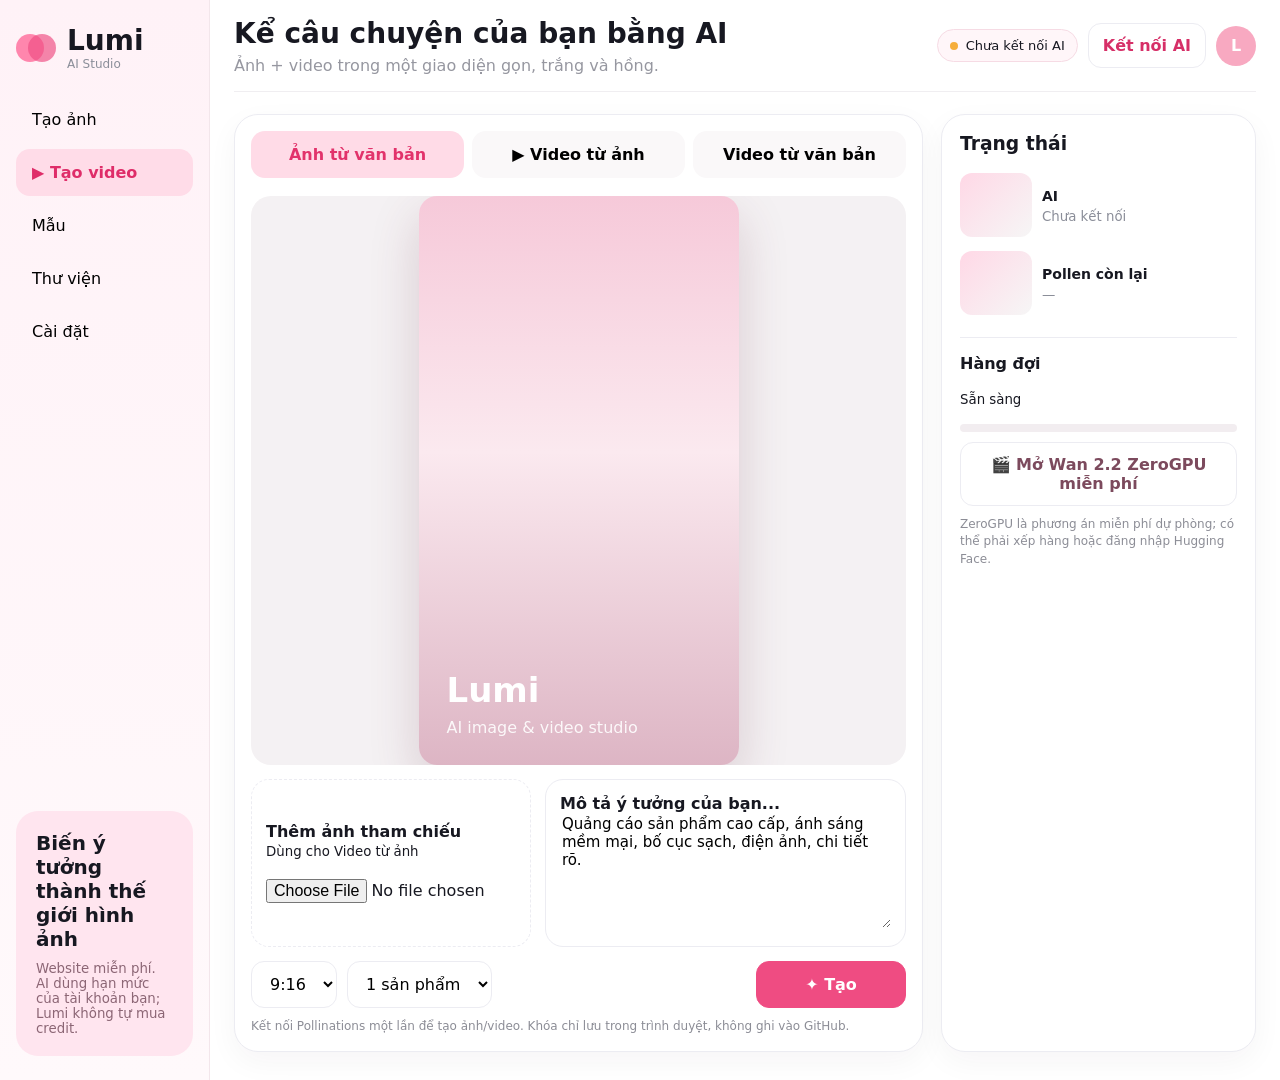
<file: index.html>
<!doctype html>
<html lang="vi">
<head>
<meta charset="utf-8"/>
<meta name="viewport" content="width=device-width,initial-scale=1"/>
<title>Lumi — AI Studio</title>
<style>
:root{--p:#ef4c82;--p2:#ff88ad;--ps:#fff1f6;--t:#171821;--m:#8b8e99;--l:#ececf2;--ok:#20a765}
*{box-sizing:border-box}body{margin:0;font-family:Inter,system-ui,-apple-system,Segoe UI,sans-serif;color:var(--t);background:#fff}
button,select,textarea,input{font:inherit}.shell{min-height:100vh;display:grid;grid-template-columns:210px 1fr}
.side{background:linear-gradient(#fff2f7,#fff9fb);border-right:1px solid #f3e6eb;padding:24px 16px;display:flex;flex-direction:column;gap:22px}
.brand{display:flex;align-items:center;gap:11px;font-weight:800;font-size:28px}.logo{width:40px;height:30px;position:relative}.logo:before,.logo:after{content:"";position:absolute;width:28px;height:28px;border-radius:18px;background:#ff86ad;top:1px}.logo:after{left:12px;background:#ef4c82aa}
.sub{font-size:12px;color:var(--m);font-weight:500}.nav button{width:100%;border:0;background:transparent;padding:14px 16px;border-radius:14px;text-align:left;font-size:16px;margin:3px 0;cursor:pointer}.nav button.on{background:#ffdce8;color:#df2d69;font-weight:700}
.card{margin-top:auto;background:#ffe5ef;border-radius:22px;padding:20px;min-height:190px;display:flex;flex-direction:column;justify-content:flex-end}.card b{font-size:20px}.card small{color:#8c6675;margin-top:10px}
.main{padding:0 24px 28px;min-width:0}.top{min-height:92px;display:flex;gap:16px;align-items:center;justify-content:space-between;border-bottom:1px solid #f0eef1}.top h1{font-size:28px;margin:0}.top p{margin:6px 0 0;color:#9697a0}.user{display:flex;align-items:center;gap:10px;flex-wrap:wrap;justify-content:flex-end}.av{width:40px;height:40px;border-radius:50%;background:#f8a9c1;display:grid;place-items:center;color:white;font-weight:800}
.grid{display:grid;grid-template-columns:minmax(0,1fr) 315px;gap:18px;margin-top:22px}.panel,.history{border:1px solid var(--l);border-radius:24px;background:#fff;box-shadow:0 10px 30px #35222a0b}.panel{padding:16px;min-width:0}
.tabs{display:grid;grid-template-columns:repeat(3,1fr);gap:8px;max-width:660px;margin:auto}.tabs button{border:0;background:#faf8f9;padding:14px;border-radius:14px;font-weight:700;cursor:pointer}.tabs .on{background:#ffdbe7;color:#e2326b}
.preview{margin-top:18px;background:#f4f1f3;border-radius:20px;min-height:520px;display:grid;place-items:center;overflow:hidden;position:relative}
.poster{width:42%;min-width:320px;aspect-ratio:9/16;border-radius:18px;background:linear-gradient(180deg,#f6c9d9,#fbe9ef 45%,#ddb5c4);display:flex;align-items:end;padding:28px;color:white;box-shadow:0 20px 50px #6d314633}.poster h2{font-size:34px;margin:0 0 8px}.poster p{margin:0;opacity:.9}
.preview img,.preview video{max-width:100%;max-height:520px;border-radius:18px;display:block;box-shadow:0 20px 50px #6d314622;background:#111}
.loading{display:none;text-align:center;color:#6c6268}.spin{width:44px;height:44px;border:4px solid #f9cada;border-top-color:var(--p);border-radius:50%;animation:s 1s linear infinite;margin:0 auto 14px}@keyframes s{to{transform:rotate(360deg)}}
.form{display:grid;grid-template-columns:280px 1fr;gap:14px;margin-top:14px}.upload,.prompt{border:1px solid var(--l);border-radius:18px;padding:14px}.upload{display:grid;place-items:center;min-height:150px;border-style:dashed}.upload input{max-width:100%}.prompt textarea{width:100%;min-height:115px;border:0;resize:vertical;outline:0;font-size:15px}
.controls{display:flex;gap:10px;flex-wrap:wrap;margin-top:14px}.controls select,.controls button,.connect,.freebtn{border:1px solid var(--l);background:white;border-radius:13px;padding:12px 14px;cursor:pointer}.controls .go{margin-left:auto;background:var(--p);color:white;border-color:var(--p);font-weight:800;min-width:150px}
.history{padding:18px}.history h3{margin-top:0}.item{display:grid;grid-template-columns:72px 1fr;gap:10px;align-items:center;margin:14px 0}.thumb{height:64px;border-radius:12px;background:linear-gradient(135deg,#ffd8e6,#f6f6f6)}.item b{font-size:14px}.item small{display:block;color:var(--m);margin-top:4px}.queue{margin-top:22px;border-top:1px solid var(--l);padding-top:16px}.bar{height:8px;background:#f2edf0;border-radius:99px;overflow:hidden}.bar i{display:block;height:100%;width:0;background:var(--p);transition:.3s}
.badge{display:inline-flex;align-items:center;gap:8px;padding:8px 12px;border-radius:999px;background:#fff6f9;border:1px solid #f6dbe4;font-size:13px}.dot{width:8px;height:8px;border-radius:50%;background:#f6ae3b}.dot.ok{background:var(--ok)}
.connect{background:#fff;color:#d62f67;font-weight:700}.connect.connected{color:#178652;border-color:#ccebdc;background:#f4fff9}.freebtn{width:100%;margin-top:10px;color:#7c4a5d;font-weight:700}
.note{font-size:12px;color:#8c8d96;margin:10px 0 0;line-height:1.45}.toast{position:fixed;right:22px;bottom:22px;background:#201d20;color:white;padding:12px 16px;border-radius:12px;display:none;z-index:9;max-width:360px}.actions{position:absolute;right:14px;bottom:14px;display:none;gap:8px}.actions a{background:#fff;color:#222;text-decoration:none;border-radius:12px;padding:9px 12px;font-size:13px;font-weight:700;box-shadow:0 5px 20px #0002}
@media(max-width:980px){.shell{grid-template-columns:1fr}.side{display:none}.grid{grid-template-columns:1fr}.history{order:2}.form{grid-template-columns:1fr}.poster{width:58%}}@media(max-width:620px){.main{padding:0 12px 20px}.top{padding:14px 0;align-items:flex-start}.top h1{font-size:20px}.top p{font-size:12px}.user{gap:6px}.grid{margin-top:12px}.tabs{grid-template-columns:1fr}.preview{min-height:430px}.poster{width:78%;min-width:0}.controls .go{width:100%;margin-left:0}.badge{display:none}}
</style>
</head>
<body>
<div class="shell">
<aside class="side">
<div class="brand"><div class="logo"></div><div>Lumi<div class="sub">AI Studio</div></div></div>
<div class="nav"><button>Tạo ảnh</button><button class="on">▶ Tạo video</button><button>Mẫu</button><button>Thư viện</button><button>Cài đặt</button></div>
<div class="card"><b>Biến ý tưởng thành thế giới hình ảnh</b><small>Website miễn phí. AI dùng hạn mức của tài khoản bạn; Lumi không tự mua credit.</small></div>
</aside>
<main class="main">
<header class="top">
<div><h1>Kể câu chuyện của bạn bằng AI</h1><p>Ảnh + video trong một giao diện gọn, trắng và hồng.</p></div>
<div class="user">
<span class="badge"><span class="dot" id="statusDot"></span><span id="statusText">Chưa kết nối AI</span></span>
<button class="connect" id="connectBtn">Kết nối AI</button>
<div class="av">L</div>
</div>
</header>
<section class="grid">
<div class="panel">
<div class="tabs"><button class="on" data-mode="image">Ảnh từ văn bản</button><button data-mode="i2v">▶ Video từ ảnh</button><button data-mode="t2v">Video từ văn bản</button></div>
<div class="preview" id="preview">
<div class="poster" id="poster"><div><h2>Lumi</h2><p>AI image & video studio</p></div></div>
<div class="loading" id="loading"><div class="spin"></div><b id="loadingTitle">Đang tạo...</b><p class="note" id="loadingNote">Có thể mất một lúc.</p></div>
<div class="actions" id="actions"><a id="downloadLink" download>⬇ Tải xuống</a></div>
</div>
<div class="form">
<label class="upload"><div><b>Thêm ảnh tham chiếu</b><br/><small>Dùng cho Video từ ảnh</small><br/><br/><input id="file" type="file" accept="image/*"/></div></label>
<div class="prompt"><b>Mô tả ý tưởng của bạn...</b><textarea id="prompt">Quảng cáo sản phẩm cao cấp, ánh sáng mềm mại, bố cục sạch, điện ảnh, chi tiết rõ.</textarea></div>
</div>
<div class="controls">
<select id="ratio"><option>9:16</option><option>16:9</option><option>1:1</option></select>
<select id="dur" style="display:none"><option value="5">5s</option></select>
<select id="batch"><option value="1">1 sản phẩm</option><option value="2">2 sản phẩm</option><option value="4">4 sản phẩm</option></select>
<select id="model" style="display:none"><option value="wan-fast">Wan Fast</option><option value="wan">Wan</option></select>
<button id="go" class="go">✦ Tạo</button>
</div>
<p class="note" id="costNote">Kết nối Pollinations một lần để tạo ảnh/video. Khóa chỉ lưu trong trình duyệt, không ghi vào GitHub.</p>
</div>
<aside class="history">
<h3>Trạng thái</h3>
<div class="item"><div class="thumb"></div><div><b>AI</b><small id="aiState">Chưa kết nối</small></div></div>
<div class="item"><div class="thumb"></div><div><b>Pollen còn lại</b><small id="balance">—</small></div></div>
<div class="queue"><b>Hàng đợi</b><p id="state"><small>Sẵn sàng</small></p><div class="bar"><i id="bar"></i></div></div>
<button class="freebtn" id="hfBtn">🎬 Mở Wan 2.2 ZeroGPU miễn phí</button>
<p class="note">ZeroGPU là phương án miễn phí dự phòng; có thể phải xếp hàng hoặc đăng nhập Hugging Face.</p>
</aside>
</section>
</main>
</div>
<div class="toast" id="toast"></div>
<script>
let mode='image', currentObjectUrl=null;
const $=id=>document.getElementById(id);
const toast=s=>{const t=$('toast');t.textContent=s;t.style.display='block';setTimeout(()=>t.style.display='none',4000)};
function setBusy(on,title,note){$('poster').style.display=on?'none':($('preview').querySelector('img,video')?'none':'flex');$('loading').style.display=on?'block':'none';$('loadingTitle').textContent=title||'Đang tạo...';$('loadingNote').textContent=note||'Có thể mất một lúc.';$('go').disabled=on;$('bar').style.width=on?'45%':'0'}
function clearResult(){document.querySelectorAll('#preview img,#preview video').forEach(x=>x.remove());$('actions').style.display='none';if(currentObjectUrl){URL.revokeObjectURL(currentObjectUrl);currentObjectUrl=null}}
function showBlob(blob,type){clearResult();currentObjectUrl=URL.createObjectURL(blob);let el;if(type.startsWith('video')){el=document.createElement('video');el.controls=true;el.autoplay=true;el.loop=true}else{el=document.createElement('img')}el.src=currentObjectUrl;$('preview').appendChild(el);$('downloadLink').href=currentObjectUrl;$('downloadLink').download=type.startsWith('video')?'lumi-video.mp4':'lumi-image.jpg';$('actions').style.display='flex';$('poster').style.display='none'}
function token(){return localStorage.getItem('lumi_pollinations_key')||''}
function setConnected(){const yes=!!token();$('connectBtn').textContent=yes?'✓ AI đã kết nối':'Kết nối AI';$('connectBtn').classList.toggle('connected',yes);$('statusDot').classList.toggle('ok',yes);$('statusText').textContent=yes?'AI đã kết nối':'Chưa kết nối AI';$('aiState').textContent=yes?'Sẵn sàng':'Chưa kết nối';if(yes)refreshBalance();else $('balance').textContent='—'}
async function refreshBalance(){try{const r=await fetch('https://gen.pollinations.ai/account/balance',{headers:{Authorization:'Bearer '+token()}});if(!r.ok)throw 0;const j=await r.json();$('balance').textContent=(j.balance??'—')+' Pollen'}catch{$('balance').textContent='Không đọc được'}}
const params=new URLSearchParams(location.hash.slice(1));const returned=params.get('api_key');if(returned){localStorage.setItem('lumi_pollinations_key',returned);history.replaceState(null,'',location.pathname+location.search);toast('Đã kết nối AI.');}
$('connectBtn').onclick=()=>{if(token()){if(confirm('Ngắt kết nối AI khỏi Lumi?')){localStorage.removeItem('lumi_pollinations_key');setConnected()}return}const redirect=location.href.split('#')[0];const u='https://enter.pollinations.ai/authorize?redirect_uri='+encodeURIComponent(redirect)+'&models='+encodeURIComponent('flux,wan-fast,wan')+'&expiry=7&budget=0.5';location.href=u}
$('hfBtn').onclick=()=>window.open('https://huggingface.co/spaces/zerogpu-aoti/wan2-2-fp8da-aoti-faster','_blank');
document.querySelectorAll('.tabs button').forEach(b=>b.onclick=()=>{document.querySelectorAll('.tabs button').forEach(x=>x.classList.remove('on'));b.classList.add('on');mode=b.dataset.mode;$('model').style.display=mode==='image'?'none':'inline-block';$('dur').style.display=mode==='image'?'none':'inline-block';$('costNote').textContent=mode==='image'?'Ảnh dùng model Flux qua tài khoản Pollinations của bạn.':'Video dùng Wan; nếu hết hạn mức, dùng nút ZeroGPU miễn phí bên phải.'});
async function uploadReference(file){const fd=new FormData();fd.append('file',file);const r=await fetch('https://media.pollinations.ai/upload',{method:'POST',headers:{Authorization:'Bearer '+token()},body:fd});if(!r.ok)throw new Error('Upload ảnh thất bại: '+await r.text());return (await r.json()).url}
async function createImage(prompt,ratio){let wh=ratio==='9:16'?[768,1365]:ratio==='16:9'?[1365,768]:[1024,1024];const url='https://gen.pollinations.ai/image/'+encodeURIComponent(prompt)+'?model=flux&width='+wh[0]+'&height='+wh[1]+'&seed='+Math.floor(Math.random()*1e9);const r=await fetch(url,{headers:{Authorization:'Bearer '+token()}});if(!r.ok)throw new Error(await r.text());return await r.blob()}
async function createVideo(prompt,ratio,model,file){let imageUrl='';if(file)imageUrl=await uploadReference(file);let url='https://gen.pollinations.ai/video/'+encodeURIComponent(prompt)+'?model='+encodeURIComponent(model)+'&duration=5&aspectRatio='+encodeURIComponent(ratio);if(imageUrl)url+='&image='+encodeURIComponent(imageUrl);const r=await fetch(url,{headers:{Authorization:'Bearer '+token()}});if(!r.ok)throw new Error(await r.text());return await r.blob()}
$('go').onclick=async()=>{const prompt=$('prompt').value.trim();if(!prompt)return toast('Bạn chưa nhập mô tả.');if(!token()){toast('Bấm “Kết nối AI” trước nhé.');return}const ratio=$('ratio').value;const n=Number($('batch').value);$('state').innerHTML='<small>Đang tạo '+n+' tác vụ...</small>';try{for(let i=0;i<n;i++){if(mode==='image'){setBusy(true,'Đang tạo ảnh '+(i+1)+'/'+n,'Flux đang xử lý...');showBlob(await createImage(prompt,ratio),'image/jpeg')}else{const f=$('file').files[0];if(mode==='i2v'&&!f){toast('Video từ ảnh cần một ảnh tham chiếu.');return}setBusy(true,'Đang tạo video '+(i+1)+'/'+n,'Wan có thể mất vài phút.');showBlob(await createVideo(prompt,ratio,$('model').value,mode==='i2v'?f:null),'video/mp4')}}$('state').innerHTML='<small>Hoàn thành</small>';$('bar').style.width='100%';toast('Tạo xong.');refreshBalance()}catch(e){console.error(e);$('state').innerHTML='<small>Lỗi — thử ZeroGPU nếu hết hạn mức</small>';toast('Không tạo được: '+String(e.message||e).slice(0,180))}finally{setBusy(false);setTimeout(()=>$('bar').style.width='0',1800)}}
setConnected();
</script>
</body></html>
</file>
